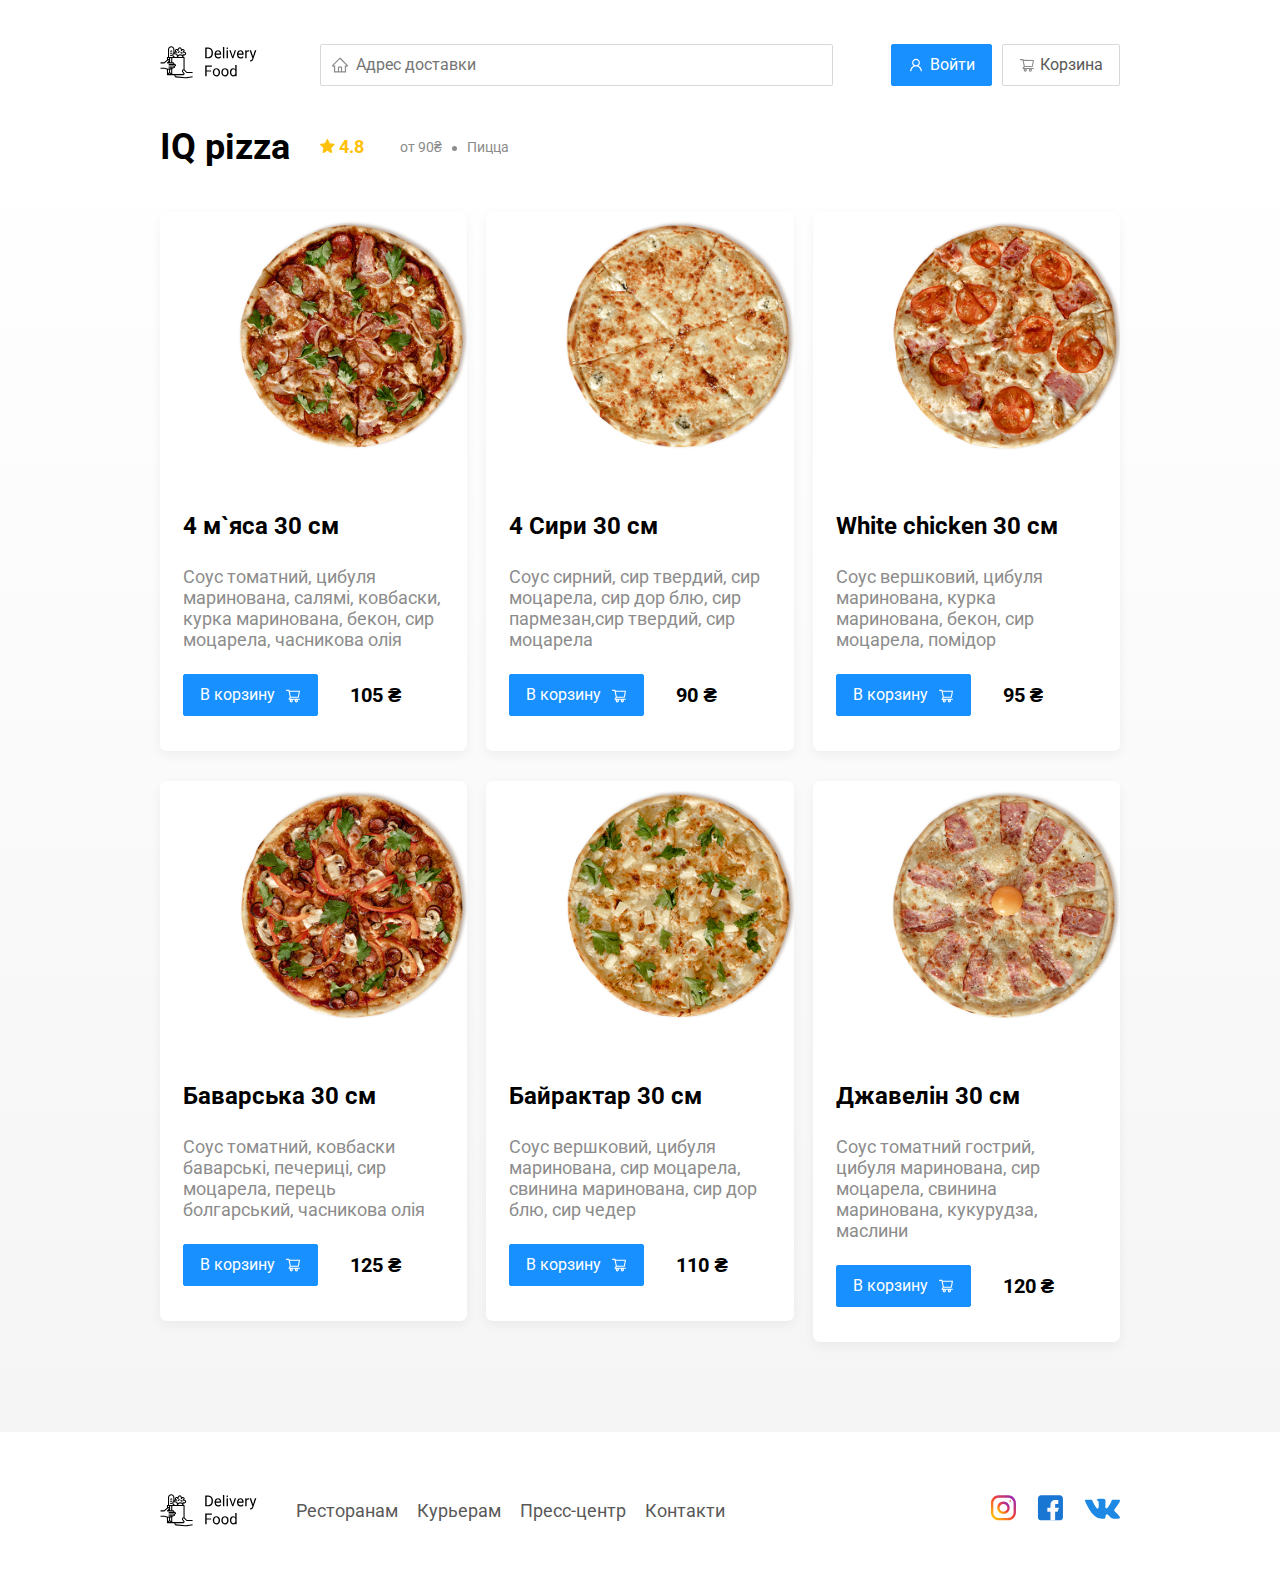
<file: IQpizza.html>
<!DOCTYPE html>
<html lang="ru">

<head>
   <meta charset="UTF-8">
   <meta http-equiv="X-UA-Compatible" content="IE=edge">
   <meta name="viewport" content="width=device-width, initial-scale=1.0">
   <link rel="stylesheet" href="css/normalize.css">
   <link rel="stylesheet" href="css/style.css">
   <link href="https://fonts.googleapis.com/css2?family=Roboto:wght@400;500;700&display=swap" rel="stylesheet">
   <title>IQ pizza</title>
</head>

<body>
   <div class="container">
      <header class="header">
         <a href="index.html"><img src="img/logo.svg" alt="Logo" class="logo"></a>
         <input type="text" class="input input-address" placeholder="Адрес доставки">
         <div class="buttons">
            <button class="button button-primary">
               <img src="img/user.svg" alt="User" class="button-icon">
               <span class="button-text">Войти</span>
            </button>
            <button class="button">
               <img src="img/shopping-cart.svg" alt="shopping-cart" class="button-icon">
               <span class="button-text">Корзина</span>
            </button>
         </div>
      </header>
   </div>
   <main class="main">
      <div class="container">
         <section class="restaurants">
            <div class="section-heading">
               <h2 class="section-title">IQ pizza</h2>
               <div class="card-info">
                  <div class="rating"><img src="img/rating.svg" alt="Rating"> 4.8</div>
                  <div class="price">от 90₴</div>
                  <div class="category">Пицца</div>
               </div>
            </div>
            <div class="cards">
               <div class="card">
                  <img src="img/IQpizza/4myasa.png" alt="4myasa" class="card-image">
                  <div class="card-text">
                     <div class="card-heading">
                        <h3 class="card-title card-tittle-reg">4 м`яса 30 см</h3>
                     </div>
                     <div class="card-info">
                        <div class="ingredients">Соус томатний, цибуля маринована, салямі, ковбаски, курка маринована,
                           бекон, сир моцарела, часникова олія</div>
                     </div>
                     <div class="card-buttons">
                        <button class="button button-primary">
                           <span class="button-card-text">В корзину</span>
                           <img src="img/shopping-cart-white.svg" alt="shopping-cart-white" class="button-card-image">
                        </button>
                        <strong class="card-price-bold">105 ₴</strong>
                     </div>
                  </div>
               </div>
               <div class="card">
                  <img src="img/IQpizza/4sira.png" alt="4sira" class="card-image">
                  <div class="card-text">
                     <div class="card-heading">
                        <h3 class="card-title card-tittle-reg">4 Сири 30 см</h3>
                     </div>
                     <div class="card-info">
                        <div class="ingredients">Соус сирний, сир твердий, сир моцарела, сир дор блю, сир пармезан,сир
                           твердий, сир моцарела</div>
                     </div>
                     <div class="card-buttons">
                        <button class="button button-primary">
                           <span class="button-card-text">В корзину</span>
                           <img src="img/shopping-cart-white.svg" alt="shopping-cart-white" class="button-card-image">
                        </button>
                        <strong class="card-price-bold">90 ₴</strong>
                     </div>
                  </div>
               </div>
               <div class="card">
                  <img src="img/IQpizza/WhiteChicken.png" alt="WhiteChicken" class="card-image">
                  <div class="card-text">
                     <div class="card-heading">
                        <h3 class="card-title card-tittle-reg">White chicken 30 см</h3>
                     </div>
                     <div class="card-info">
                        <div class="ingredients">Соус вершковий, цибуля маринована, курка маринована, бекон, сир
                           моцарела, помідор</div>
                     </div>
                     <div class="card-buttons">
                        <button class="button button-primary">
                           <span class="button-card-text">В корзину</span>
                           <img src="img/shopping-cart-white.svg" alt="shopping-cart-white" class="button-card-image">
                        </button>
                        <strong class="card-price-bold">95 ₴</strong>
                     </div>
                  </div>
               </div>
               <div class="card">
                  <img src="img/IQpizza/Bavarska.png" alt="Bavarska" class="card-image">
                  <div class="card-text">
                     <div class="card-heading">
                        <h3 class="card-title card-tittle-reg">Баварська 30 см</h3>
                     </div>
                     <div class="card-info">
                        <div class="ingredients">Соус томатний, ковбаски баварські, печериці, сир моцарела, перець
                           болгарський, часникова олія</div>
                     </div>
                     <div class="card-buttons">
                        <button class="button button-primary">
                           <span class="button-card-text">В корзину</span>
                           <img src="img/shopping-cart-white.svg" alt="shopping-cart-white" class="button-card-image">
                        </button>
                        <strong class="card-price-bold">125 ₴</strong>
                     </div>
                  </div>
               </div>
               <div class="card">
                  <img src="img/IQpizza/Bayraktar.png" alt="Bayraktar" class="card-image">
                  <div class="card-text">
                     <div class="card-heading">
                        <h3 class="card-title card-tittle-reg">Байрактар 30 см</h3>
                     </div>
                     <div class="card-info">
                        <div class="ingredients">Соус вершковий, цибуля маринована, сир моцарела, свинина маринована,
                           сир дор блю, сир чедер</div>
                     </div>
                     <div class="card-buttons">
                        <button class="button button-primary">
                           <span class="button-card-text">В корзину</span>
                           <img src="img/shopping-cart-white.svg" alt="shopping-cart-white" class="button-card-image">
                        </button>
                        <strong class="card-price-bold">110 ₴</strong>
                     </div>
                  </div>
               </div>
               <div class="card">
                  <img src="img/IQpizza/Javilin.png" alt="Javilin" class="card-image">
                  <div class="card-text">
                     <div class="card-heading">
                        <h3 class="card-title card-tittle-reg">Джавелін 30 см</h3>
                     </div>
                     <div class="card-info">
                        <div class="ingredients">Соус томатний гострий, цибуля маринована, сир моцарела, свинина
                           маринована, кукурудза, маслини</div>
                     </div>
                     <div class="card-buttons">
                        <button class="button button-primary">
                           <span class="button-card-text">В корзину</span>
                           <img src="img/shopping-cart-white.svg" alt="shopping-cart-white" class="button-card-image">
                        </button>
                        <strong class="card-price-bold">120 ₴</strong>
                     </div>
                  </div>
               </div>
            </div>
      </div>
      </section>
      </div>
   </main>
   <footer class="footer">
      <div class="container">
         <div class="footer-block">
            <img src="img/logo.svg" alt="logo" class="logo footer-logo" />
            <nav class="footer-nav">
               <a href="#" class="footer-link">Ресторанам</a>
               <a href="#" class="footer-link">Курьерам</a>
               <a href="#" class="footer-link">Пресс-центр</a>
               <a href="#" class="footer-link">Контакти</a>
            </nav>
            <div class="social-links">
               <a href="#" class="social-link"><img src="./img/instagram.svg" alt="instagram" /></a>
               <a href="#" class="social-link"><img src="./img/facebook.svg" alt="facebook" /></a>
               <a href="#" class="social-link"><img src="./img/vk.svg" alt="vk" /></a>
            </div>
         </div>
      </div>
   </footer>
</body>

</html>
</file>
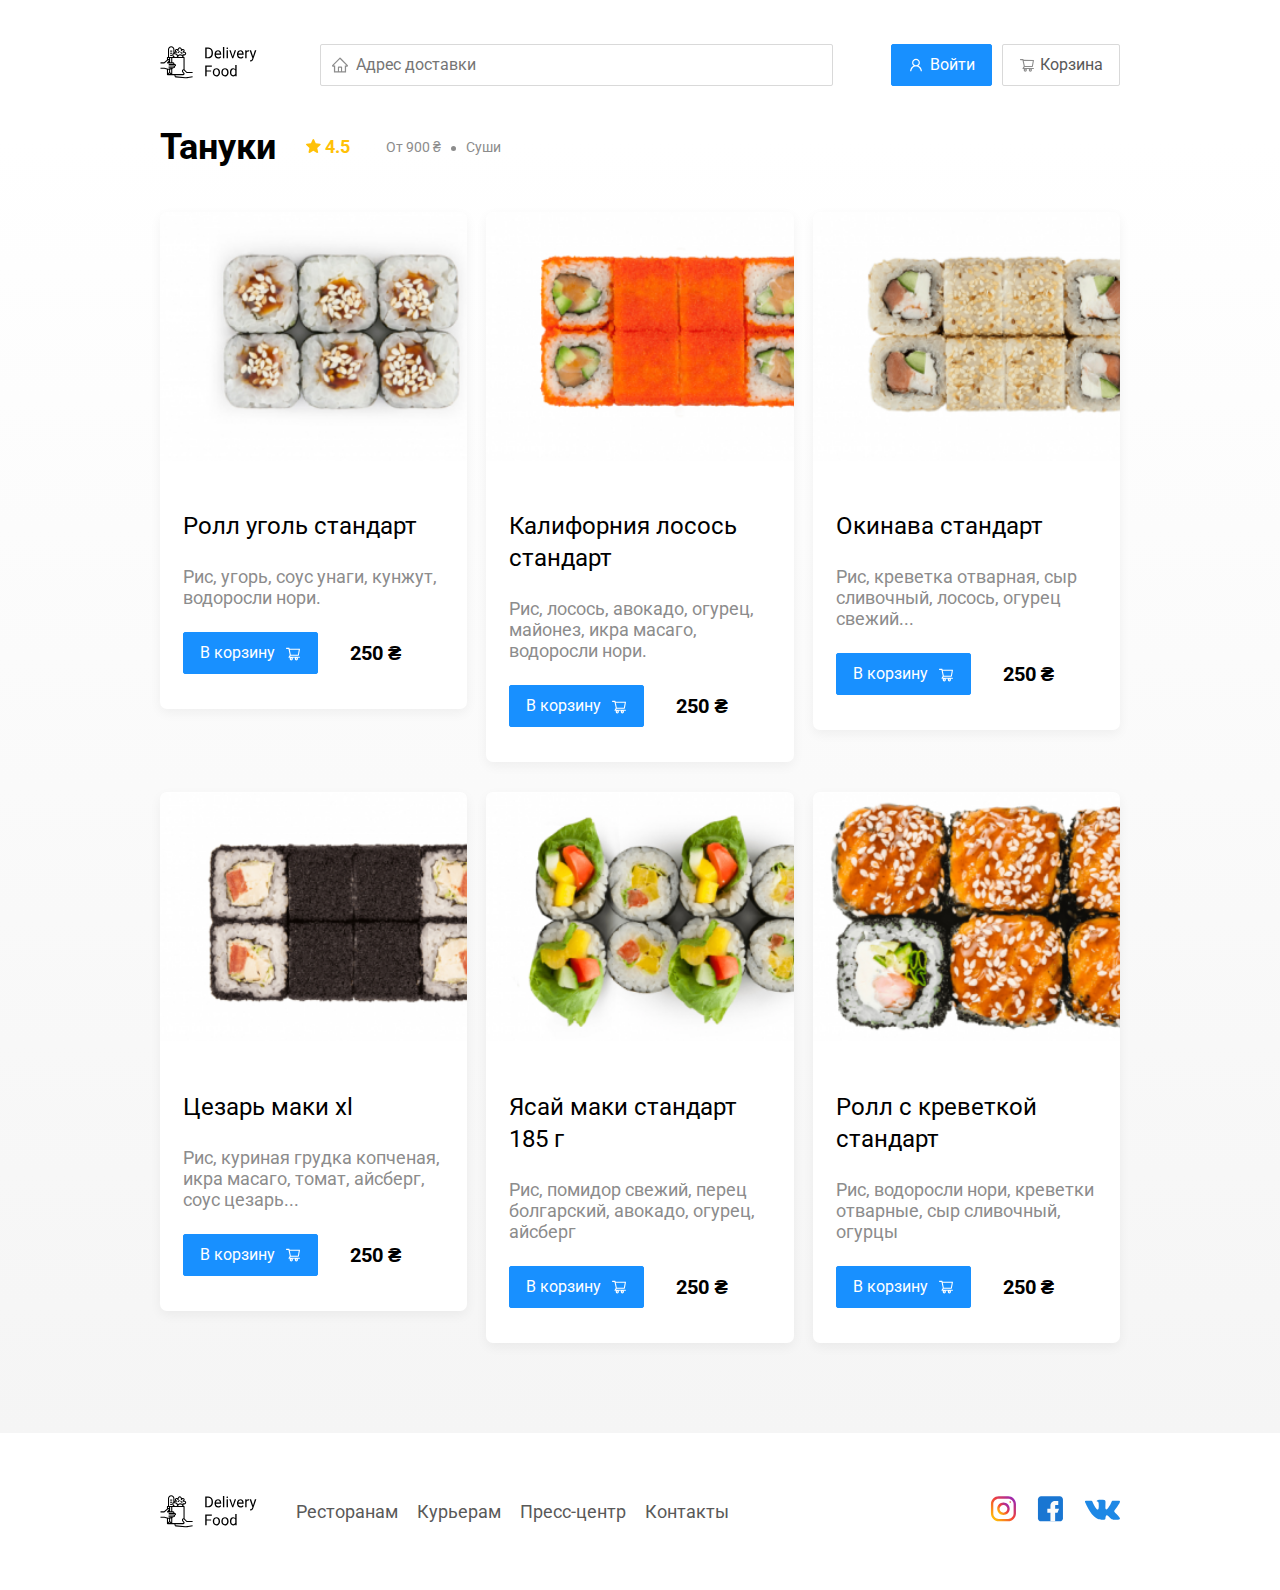
<file: restaurant.html>
<!DOCTYPE html>
<html lang="en">
  <head>
    <meta charset="UTF-8" />
    <meta http-equiv="X-UA-Compatible" content="IE=edge" />
    <meta name="viewport" content="width=device-width, initial-scale=1.0" />
    <title>Пицца плюс</title>
    <link rel="stylesheet" href="./css/normalize.css" />
    <link
      rel="stylesheet"
      href="https://cdnjs.cloudflare.com/ajax/libs/animate.css/3.7.2/animate.min.css"
    />
    <link rel="stylesheet" href="./css/style.css" />
    <link
      href="https://fonts.googleapis.com/css2?family=Roboto:wght@400;700&display=swap&subset=cyrillic"
      rel="stylesheet"
    />
    <script defer src="./js/wow.min.js"></script>
    <script defer src="./js/main.js"></script>
  </head>
  <body>
    <div class="container">
      <header class="header">
        <a href="index.html" class="logo animated bounceInLeft">
          <img src="./img/logo.svg" alt="logo" />
        </a>
        <input
          type="text"
          class="input input-address"
          placeholder="Адрес доставки"
        />
        <div class="buttons">
          <button class="button button-primary">
            <img src="./img/user.svg" alt="user" class="button-icon" />
            <span class="button-text">Войти</span>
          </button>
          <button class="button" id="cart-button">
            <img src="./img/shopping-cart.svg" alt="cart" class="button-icon" />
            <span class="button-text">Корзина</span>
          </button>
        </div>
      </header>
    </div>
    <main class="main">
      <div class="container">
        <section class="restaurants">
          <div class="section-heading wow slideInLeft">
            <h2 class="section-title">Тануки</h2>
            <div class="card-info">
              <div class="rating">
                <img src="./img/star.svg" alt="rating" class="rating-star" />
                4.5
              </div>
              <div class="price">От 900 ₴</div>
              <div class="category">Суши</div>
            </div>
          </div>
          <div class="cards" id="cards"></div>
        </section>
      </div>
    </main>
    <footer class="footer">
      <div class="container">
        <div class="footer-block">
          <img src="img/logo.svg" alt="logo" class="logo footer-logo" />
          <nav class="footer-nav">
            <a href="#" class="footer-link">Ресторанам</a>
            <a href="#" class="footer-link">Курьерам</a>
            <a href="#" class="footer-link">Пресс-центр</a>
            <a href="#" class="footer-link">Контакты</a>
          </nav>
          <div class="social-links">
            <a href="#" class="social-link"
              ><img src="./img/instagram.svg" alt="instagram"
            /></a>
            <a href="#" class="social-link"
              ><img src="./img/facebook.svg" alt="facebook"
            /></a>
            <a href="#" class="social-link"
              ><img src="./img/vk.svg" alt="vk"
            /></a>
          </div>
        </div>
      </div>
    </footer>
    <div class="modal" id="cart-modal">
      <div class="modal-dialog">
        <div class="modal-header">
          <h3 class="modal-title">Корзина</h3>
          <button class="button close" id="cart-modal-close">&times;</button>
        </div>
        <div class="modal-body">
          <div class="food-row">
            <span class="food-name">Ролл угорь стандарт</span>
            <strong class="food-price">250 ₴</strong>
            <div class="food-counter">
              <button class="counter-button">-</button>
              <span class="counter">1</span>
              <button class="counter-button">+</button>
            </div>
          </div>
          <div class="food-row">
            <span class="food-name">Ролл угорь стандарт</span>
            <strong class="food-price">250 ₴</strong>
            <div class="food-counter">
              <button class="counter-button">-</button>
              <span class="counter">1</span>
              <button class="counter-button">+</button>
            </div>
          </div>
          <div class="food-row">
            <span class="food-name">Ролл угорь стандарт</span>
            <strong class="food-price">250 ₴</strong>
            <div class="food-counter">
              <button class="counter-button">-</button>
              <span class="counter">1</span>
              <button class="counter-button">+</button>
            </div>
          </div>
          <div class="food-row">
            <span class="food-name">Ролл угорь стандарт</span>
            <strong class="food-price">250 ₴</strong>
            <div class="food-counter">
              <button class="counter-button">-</button>
              <span class="counter">1</span>
              <button class="counter-button">+</button>
            </div>
          </div>
        </div>
        <div class="modal-footer">
          <span class="modal-pricetag">1250 ₴</span>
          <div class="footer-buttons">
            <button class="button button-primary">Оформить заказ</button>
            <button class="button">Отмена</button>
          </div>
        </div>
      </div>
    </div>
  </body>
</html>
</file>
<file: css/style.css>
* {
    box-sizing: border-box;
}

body {
    font-family: "Roboto", sans-serif;
    padding-top: 44px;
}

.container {
    max-width: 1200px;
    margin: 0 auto;
}

.header {
    display: flex;
    align-items: center;
    justify-content: space-between;
    margin-bottom: 40px;
}

.input {
    background: #ffffff;
    border: 1px solid #d9d9d9;
    border-radius: 2px;
    font-size: 16px;
    line-height: 24px;
    padding: 8px;
    padding-left: 35px;
    background-repeat: no-repeat;
    background-position: left 11px center;
}

.input-address {
    flex: 0.8;
    background-image: url(../img/home.svg);
}

.input-search {
    height: 34px;
    width: 306px;
    background-image: url(../img/search.svg);
    margin-left: auto;
}

.buttons {
    display: flex;
    align-items: center;
}

.button {
    display: flex;
    align-items: center;
    padding: 8px 16px;
    background: #ffffff;
    border: 1px solid #d9d9d9;
    box-sizing: border-box;
    box-shadow: 0px 0px 2px rgba(0, 0, 0, 0.0015);
    border-radius: 2px;
    color: #595959;
    font-size: 16px;
    line-height: 24px;
    cursor: pointer;
}

.button-primary {
    background: #1890ff;
    border-color: #1890ff;
    color: #fff;
    margin-right: 10px;
}

.button-icon {
    margin-right: 6px;
}

.button-card-text {
    margin-right: 10px;
}

.main {
    background: linear-gradient(180deg, rgba(245, 245, 245, 0) 1.04%, #f5f5f5 100%);
    padding-bottom: 60px;
}

.promo {
    box-shadow: 0px 7px 12px rgba(158, 158, 163, 0.1);
    background: #fff1b8 url(../img/promo-image.png) no-repeat top -100px right -100px / 600px;
    border-radius: 10px;
    padding: 68px 70px;
    margin-bottom: 56px;
}

.proto-title {
    font-style: normal;
    font-weight: bold;
    font-size: 39px;
    line-height: 46px;
    color: #302C34;
    margin-bottom: 15px;
}

.promo-text {
    font-style: normal;
    font-weight: normal;
    font-size: 24px;
    line-height: 28px;
    color: #302C34;
    max-width: 538px;
}

.section-heading {
    display: flex;
    align-items: center;
    margin-bottom: 44px;
}

.section-title {
    font-style: normal;
    font-weight: bold;
    font-size: 36px;
    line-height: 42px;
    color: #000000;
    margin: 0 30px 0 0;
}

.cards {
    display: flex;
    flex-wrap: wrap;
    justify-content: space-between;
    align-items: flex-start;
}

.card {
    background: #FFFFFF;
    box-shadow: 0px 4px 12px rgba(0, 0, 0, 0.05);
    border-radius: 7px;
    overflow: hidden;
    margin-bottom: 30px;
    flex-basis: 32%;
    text-decoration: none;
    cursor: pointer;
}

.card-image {
    width: 384px;
    height: 250px;
    object-fit: cover;
}

.card-text {
    padding: 20px 23px 35px;
}

.card-heading {
    display: flex;
    justify-content: space-between;
    align-items: center;
}

.card-title {
    font-style: normal;
    font-weight: bold;
    font-size: 24px;
    line-height: 32px;
    color: #000000;
}

.card-title-reg {
    font-weight: normal;
}

.card-tag {
    font-style: normal;
    font-weight: normal;
    font-size: 12px;
    line-height: 20px;
    padding: 1px 8px;
    background: #262626;
    border-radius: 2px;
    color: #fff
}

.card-info {
    display: flex;
    align-items: center;
    flex-wrap: wrap;
}

.card-buttons {
    display: flex;
    align-items: center;
    margin-top: 24px;
}

.card-price-bold {
    font-size: 20px;
    line-height: 32px;
    margin-left: 22px;
}

.rating {
    margin-right: 26px;
    color: #ffc107;
    font-weight: bold;
    font-size: 18px;
    line-height: 32px;
}

.price,

.category {
    text-overflow: ellipsis;
    overflow: hidden;
    white-space: nowrap;
    max-width: 150px;
    color: #8C8C8C;
    font-style: normal;
    font-weight: 400;
    font-size: 18px;
    line-height: 32px;
}

.price {
    margin-left: 10px;
    margin-right: 10px;
}

.price::after {
    content: "";
    width: 5px;
    height: 5px;
    background-color: #8c8c8c;
    display: inline-block;
    vertical-align: middle;
    border-radius: 50%;
    margin-left: 10px
}

.footer {
    padding: 60px 0;
}

.footer-block {
    display: flex;
    align-items: center;
    justify-content: space-between;
}

.footer-nav {
    margin-right: auto;
    margin-left: 35px;
}

.footer-link {
    display: inline-block;
    color: #595959;
    font-style: normal;
    font-weight: normal;
    font-size: 18px;
    line-height: 21px;
    text-decoration: none;
}

.footer-link:not(:last-child) {
    margin-right: 15px;
}

.social-links {
    display: flex;
    align-items: center;
}

.social-link:not(:last-child) {
    margin-right: 21px;
}

.ingredients {
    font-style: normal;
    font-weight: normal;
    font-size: 18px;
    line-height: 21px;
    color: #8C8C8C;
}

.modal {
    display: none;
    position: fixed;
    left: 0;
    top: 0;
    width: 100%;
    height: 100%;
    background-color: rgba(0, 0, 0, 0.4);
    z-index: 100;
}

.active {
    display: flex;
}

.modal-dialog {
    max-width: 780px;
    width: 95%;
    left: 329px;
    top: 364px;
    background: #fff;
    border-radius: 5px;
    margin: auto;
    padding: 40px 45px;
}

.modal-header {
    display: flex;
    align-content: center;
    justify-content: space-between;
    margin-bottom: 45px;
}

.modal-title {
    margin: 0;
    font-weight: bold;
    font-size: 36px;
    line-height: 42px;
}

.close {
    font-size: 36px;
    border: none;
    background-color: transparent;
    cursor: pointer;
}

.modal-body {
    margin-bottom: 24px;
}

.food-row {
    display: flex;
    align-items: flex-start;
    justify-content: space-between;
    padding-bottom: 8px;
    border-bottom: 1px solid #d9d9d9;
    margin-bottom: 15px;
}

.food-name {
    font-weight: normal;
    font-size: 18px;
    line-height: 32px;
}

.food-price {
    margin-left: auto;
    margin-right: 47px;
    font-weight: bold;
    font-size: 20px;
    line-height: 32px;
}

.food-counter {
    display: flex;
    align-items: center;
}

.counter {
    font-size: 16px;
    line-height: 24px;
    margin: 0 10px;
}

.counter-button {
    display: flex;
    align-items: center;
    justify-content: center;
    width: 39px;
    height: 32px;
    background: #fff;
    border: 1px solid #40a9ff;
    box-sizing: border-box;
    border-radius: 2px;
    font-weight: normal;
    font-size: 14px;
    line-height: 22px;
    color: #40a9ff;
    cursor: pointer;
}

.modal-footer {
    display: flex;
    align-items: center;
    justify-content: space-between;
}

.modal-pricetag {
    background: #262626;
    border-radius: 5px;
    color: #fff;
    padding: 15px 20px;
}

.footer-buttons {
    display: flex;
    align-items: center;
}

.error {
    margin: 0;
    visibility: hidden;
    padding: 4px 10px;
    border-radius: 5px;
    background-color: crimson;
    color: #f5f5f5;
}

.error.visible {
    visibility: visible;
}

.form__input {
    border-style: solid;
}

.hide {
    display: none;
}

.ingredients {
    font-style: normal;
    font-weight: 400;
    font-size: 18px;
    line-height: 21px;
    color: #8C8C8C;
}

@media (max-width: 1366px) {
    .container {
        max-width: 960px;
    }

    .promo {
        background-position: top -100px right -250px;
        background-size: 600px;
    }

    .category,
    .price {
        font-size: 14px;
    }
}

@media (max-width: 992px) {
    .container {
        max-width: 750px;
    }

    .promo {
        padding: 50px;
        background-position: top -100px right -300px;
    }

    .promo-text {
        font-size: 18px;
        max-width: 400px;
    }

    .card {
        flex-basis: 49%;
    }

    .footer-link {
        font-size: 16px;
    }
}

@media (max-width: 768px) {
    .container {
        max-width: 560px;
    }

    .promo {
        padding: 50px;
        background-size: 250px;
        background-position: center right -120px
    }

    .promo-title {
        font-size: 24px;
        line-height: 1.4;
    }

    .promo-text {
        margin-top: 0;
    }

    .card .rating {
        flex-basis: 100%;
    }

    .card-title {
        font-size: 18px;
    }
}

@media (max-width: 578px) {
    .container {
        width: 90%;
    }

    .header {
        flex-wrap: wrap;
    }

    .input-address {
        order: 5;
        margin-top: 15px;
        flex: 1;
    }

    .promo {
        background-image: none;
    }

    .promo-title {
        margin-bottom: 01px;
    }

    .section-title {
        font-size: 20px;
    }

    .card {
        flex-basis: 100%;
    }

    .footer {
        padding: 30px 0;
    }

    .footer-block {
        align-items: flex-start;
    }

    .footer-nav {
        order: 0;
        margin: 0;
        display: flex;
        flex-direction: column;
    }

    .footer-logo {
        order: 1;
        margin-right: 15px;
    }

    .social-links {
        order: 2;
    }
}

@media (max-width: 480px) {
    .button {
        min-height: 40px;
    }

    .button-text {
        display: none;
    }

    .button-icon {
        margin: 0;
    }

    .promo {
        padding: 20px;
    }

    .section-heading {
        flex-wrap: wrap;
    }

    .input-search {
        flex: 1;
    }

    .footer-block {
        align-items: center;
        flex-wrap: wrap;
        flex-direction: column;
    }

    .footer-logo {
        order: 0;
        margin-bottom: 20px;
    }

    .footer-nav {
        margin-bottom: 20px;
        text-align: center;
    }

    .footer-link:not(:last-child) {
        margin: 0;
    }
}
</file>
